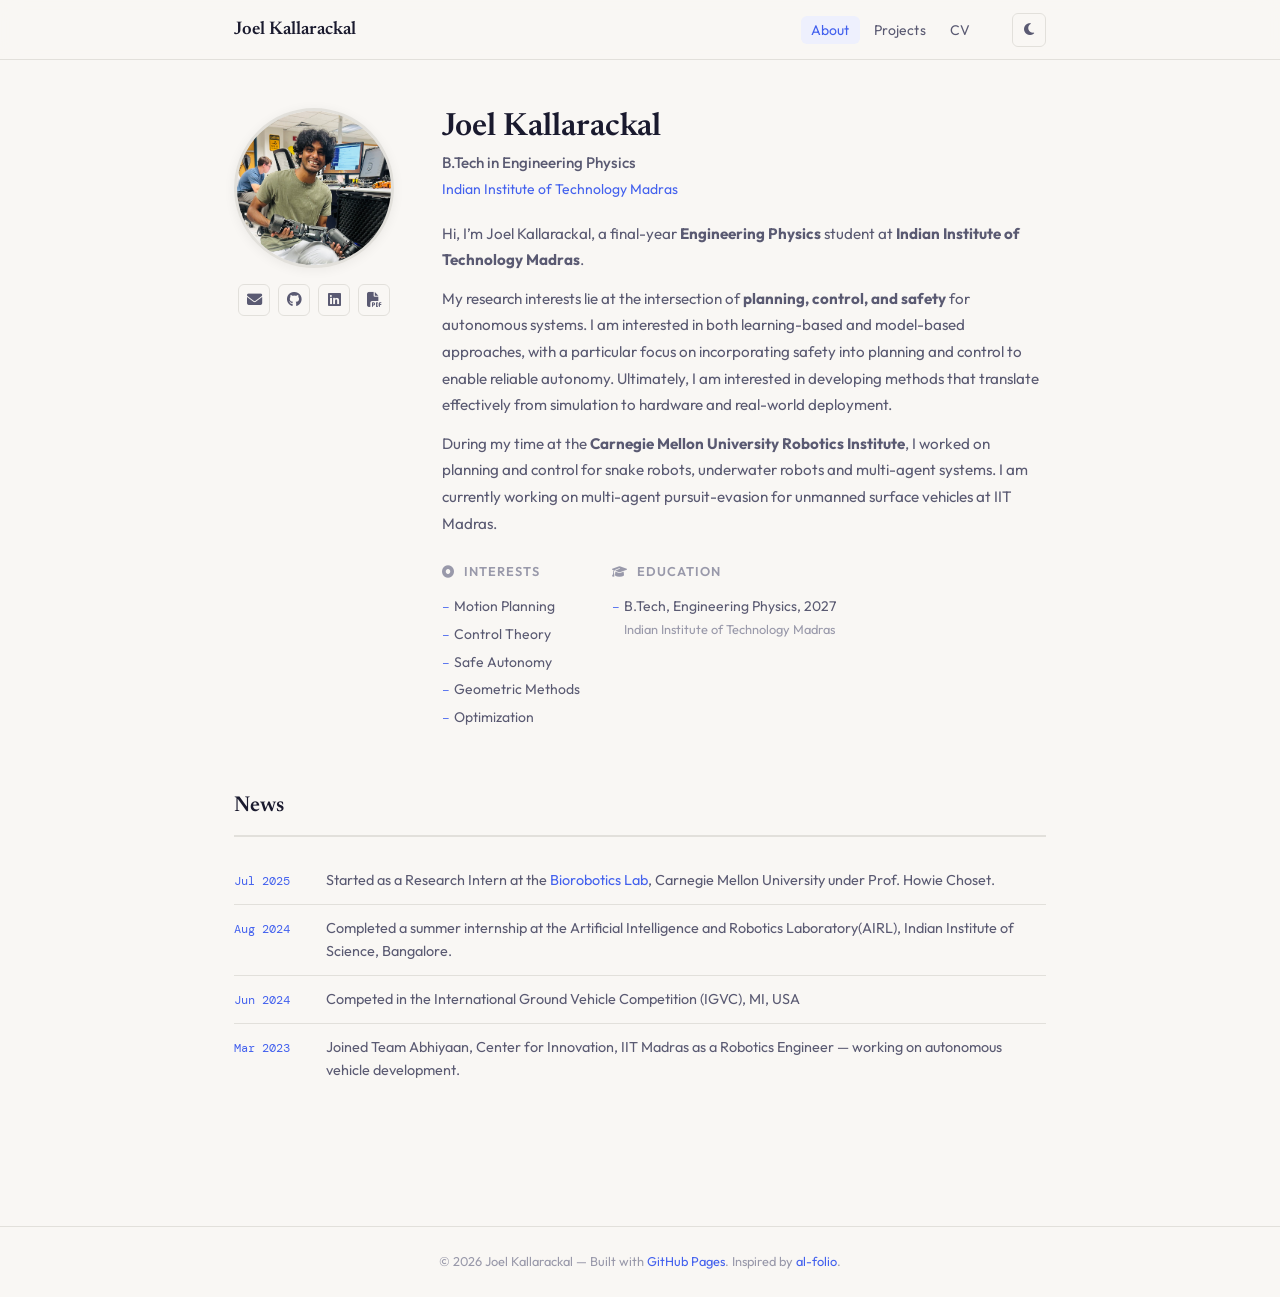
<file: index.html>
<!DOCTYPE html>
<html lang="en">
<head>
  <script>
    (function() {
      const theme = localStorage.getItem('theme') ||
        (window.matchMedia('(prefers-color-scheme: dark)').matches ? 'dark' : 'light');
      document.documentElement.setAttribute('data-theme', theme);
    })();
  </script>

  <meta charset="UTF-8" />
  <meta name="viewport" content="width=device-width, initial-scale=1.0" />
  <title>About | Joel Kallarackal</title>
  <link rel="stylesheet" href="assets/css/main.css" />
  <link rel="preconnect" href="https://fonts.googleapis.com" />
  <link href="https://fonts.googleapis.com/css2?family=Newsreader:ital,wght@0,300;0,400;0,600;1,300;1,400&family=DM+Mono:wght@300;400&family=Outfit:wght@300;400;500;600&display=swap" rel="stylesheet" />
  <link rel="stylesheet" href="https://cdnjs.cloudflare.com/ajax/libs/font-awesome/6.5.0/css/all.min.css" />
</head>
<body>

  <!-- NAV -->
  <nav class="navbar">
    <div class="nav-inner">
      <a class="nav-brand" href="index.html">Joel Kallarackal</a>
      <ul class="nav-links">
        <li><a href="index.html" class="active">About</a></li>
        <!-- <li><a href="publications.html">Publications</a></li> -->
        <li><a href="projects.html">Projects</a></li>
        <li><a href="assets/pdf/cv.pdf" target="_blank">CV</a></li>
        <!-- <li><a href="blog.html">Blog</a></li> -->
      </ul>
      <button class="theme-toggle" id="themeToggle" aria-label="Toggle theme">
        <i class="fa-solid fa-moon"></i>
      </button>
    </div>
  </nav>

  <!-- MAIN -->
  <main class="container page-about">

    <!-- PROFILE SECTION -->
    <section class="profile-section">
      <div class="profile-left">
        <div class="profile-img-wrap">
          <img src="assets/img/me6.jpeg" alt="Joel Kallarackal" class="profile-img" onerror="this.src='https://ui-avatars.com/api/?name=Jane+Doe&size=240&background=c9d6df&color=2c3e50&bold=true&font-size=0.35'" />
        </div>
        <div class="profile-social">
          <a href="mailto:jkallara@andrew.cmu.edu" title="Email"><i class="fa-solid fa-envelope"></i></a>
          <!-- <a href="https://scholar.google.com" title="Google Scholar" target="_blank"><i class="fa-brands fa-google-scholar"></i></a> -->
          <a href="https://github.com/joel-kallarackal" title="GitHub" target="_blank"><i class="fa-brands fa-github"></i></a>
          <a href="https://www.linkedin.com/in/joel-george-kallarackal/" title="LinkedIn" target="_blank"><i class="fa-brands fa-linkedin"></i></a>
          <a href="assets/pdf/cv.pdf" title="Download CV" target="_blank"><i class="fa-solid fa-file-pdf"></i></a>
        </div>
      </div>

      <div class="profile-right">
        <h1 class="profile-name">Joel Kallarackal</h1>
        <p class="profile-position">B.Tech in Engineering Physics</p>
        <p class="profile-affil">
          <!-- <a href="https://cs.university.edu" target="_blank">Robotics Institute</a><br /> -->
          <a href="https://university.edu" target="_blank">Indian Institute of Technology Madras</a>
        </p>

        <p class="profile-bio">
          Hi, I’m Joel Kallarackal, a final-year <b>Engineering Physics</b> student at <b>Indian Institute of Technology Madras</b>.
        </p>

        <p class="profile-bio">
          <!-- I am a final-year BTech student in Engineering Physics at Indian Institute of Technology Madras, with a strong interest in motion planning and control. I am particularly drawn to the mathematical foundations of robotics, especially geometric methods, optimization, and nonlinear systems theory. I am interested in safety-critical robotics and in understanding how principled theoretical ideas can enable robust deployment in real-world systems. I am also curious about how these foundations can be combined with data-driven methods. -->
          My research interests lie at the intersection of <b>planning, control, and safety</b> for autonomous systems. I am interested in both learning-based and model-based approaches, with a particular focus on incorporating safety into planning and control to enable reliable autonomy. Ultimately, I am interested in developing methods that translate effectively from simulation to hardware and real-world deployment.   
        </p>
        
        <p class="profile-bio">
          During my time at the <b>Carnegie Mellon University Robotics Institute</b>, I worked on planning and control for snake robots, underwater robots and multi-agent systems. I am currently working on multi-agent pursuit-evasion for unmanned surface vehicles at IIT Madras.
        </p>

        <!-- <p class="profile-bio">
          My work sits at the intersection of geometric mechanics, motion planning, and control. I am drawn to approaches that are mathematically principled — where structure in a problem is exploited to design algorithms that are not just empirically effective, but provably well-behaved. I care about the full arc from theory to hardware: rigorous foundations that hold up under real physics, not just clean simulations.       
        </p> -->
        <!-- <p class="profile-bio">
          I am particularly interested in safety-critical robotics and the integration of geometric and data-driven methods for planning and control in complex environments. I am looking to pursue a PhD in robotics where I can develop methods that are both theoretically grounded and practically deployed. 
        </p> -->

        <div class="profile-interests">
          <div class="interest-col">
            <h3><i class="fa-solid fa-circle-dot"></i> Interests</h3>
            <ul>
              <li>Motion Planning</li>
              <li>Control Theory</li>
              <li>Safe Autonomy</li>
              <li>Geometric Methods</li>
              <li>Optimization</li>
            </ul>
          </div>
          <div class="interest-col">
            <h3><i class="fa-solid fa-graduation-cap"></i> Education</h3>
            <ul class="edu-list">
              <li>
                <span class="edu-degree">B.Tech, Engineering Physics, 2027</span>
                <span class="edu-school">Indian Institute of Technology Madras</span>
              </li>
            </ul>
          </div>
        </div>
      </div>
    </section>

    <!-- NEWS -->
    <section class="content-section">
      <h2 class="section-title">News</h2>
      <div class="news-list">
        <div class="news-item">
          <span class="news-date">Jul 2025</span>
          <span class="news-text">Started as a Research Intern at the <a href="https://biorobotics.org/">Biorobotics Lab</a>, Carnegie Mellon University under Prof. Howie Choset.</span>
        </div>
        <div class="news-item">
          <span class="news-date">Aug 2024</span>
          <span class="news-text">Completed a summer internship at the Artificial Intelligence and Robotics Laboratory(AIRL), Indian Institute of Science, Bangalore.</span>
        </div>
        <div class="news-item">
          <span class="news-date">Jun 2024</span>
          <span class="news-text">Competed in the International Ground Vehicle Competition (IGVC), MI, USA</span>
        </div>
        <div class="news-item">
          <span class="news-date">Mar 2023</span>
          <span class="news-text"> Joined Team Abhiyaan, Center for Innovation, IIT Madras as a Robotics Engineer — working on autonomous vehicle development.</span>
        </div>
       </div>
    </section>

    <!-- SELECTED PUBLICATIONS -->
    <!-- <section class="content-section">
      <h2 class="section-title">Selected Publications</h2>
      <p class="section-sub">See <a href="publications.html">full publication list</a> or <a href="https://scholar.google.com" target="_blank">Google Scholar</a>.</p>

      <div class="pub-list">

      </div>
    </section> -->

  </main>

  <footer class="site-footer">
    <div class="footer-inner">
      <p>© 2026 Joel Kallarackal &mdash; Built with <a href="https://pages.github.com" target="_blank">GitHub Pages</a>. Inspired by <a href="https://github.com/alshedivat/al-folio" target="_blank">al-folio</a>.</p>
    </div>
  </footer>

  <script src="assets/js/main.js"></script>
</body>
</html>
</file>
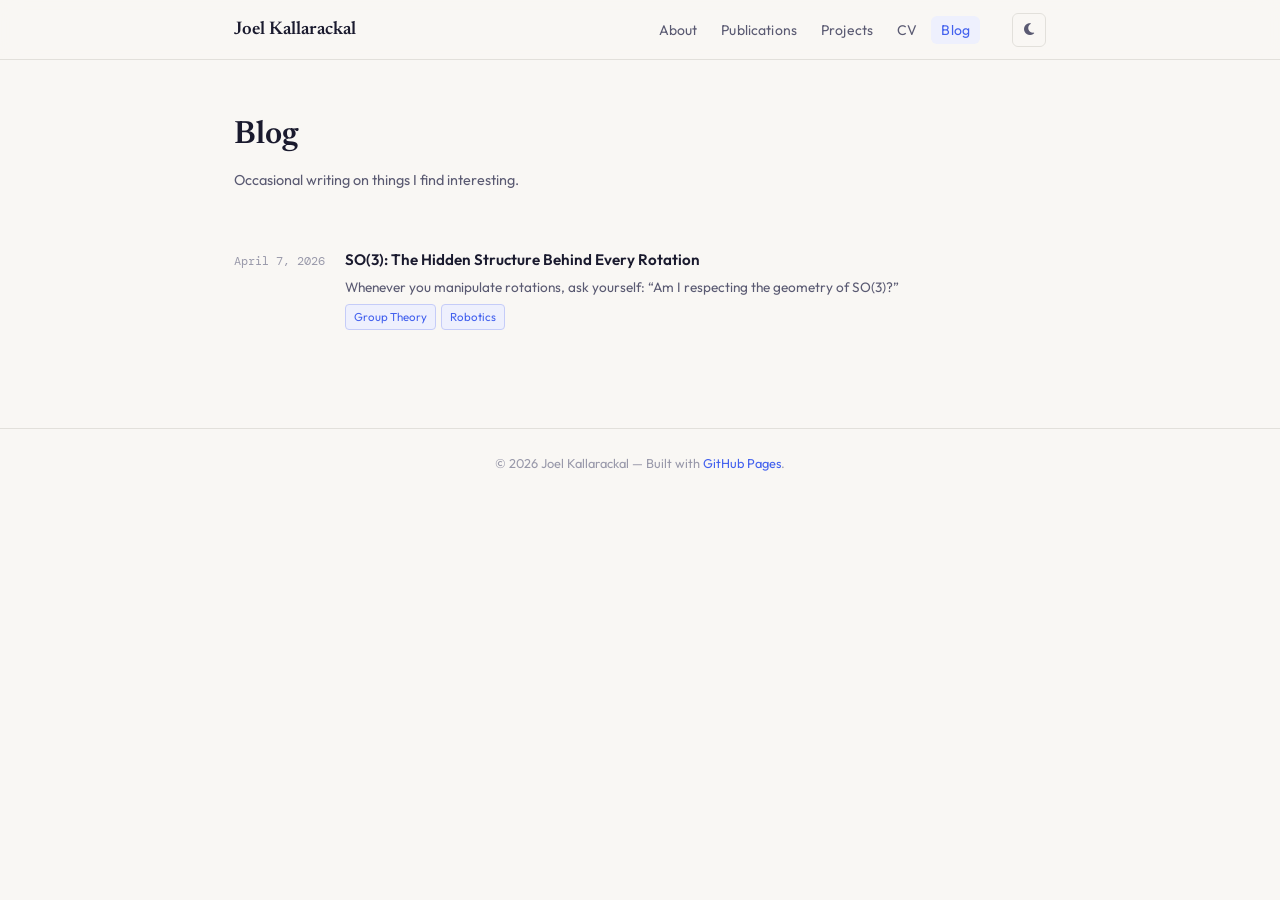
<file: blog.html>
<!DOCTYPE html>
<html lang="en">
<head>
  <script>
    (function() {
      const theme = localStorage.getItem('theme') ||
        (window.matchMedia('(prefers-color-scheme: dark)').matches ? 'dark' : 'light');
      document.documentElement.setAttribute('data-theme', theme);
    })();
  </script>


  <meta charset="UTF-8" />
  <meta name="viewport" content="width=device-width, initial-scale=1.0" />
  <title>Blog | Joel Kallarackal</title>
  <link rel="stylesheet" href="assets/css/main.css" />
  <link rel="preconnect" href="https://fonts.googleapis.com" />
  <link href="https://fonts.googleapis.com/css2?family=Newsreader:ital,wght@0,300;0,400;0,600;1,300;1,400&family=DM+Mono:wght@300;400&family=Outfit:wght@300;400;500;600&display=swap" rel="stylesheet" />
  <link rel="stylesheet" href="https://cdnjs.cloudflare.com/ajax/libs/font-awesome/6.5.0/css/all.min.css" />
</head>
<body>

  <nav class="navbar">
    <div class="nav-inner">
      <a class="nav-brand" href="index.html">Joel Kallarackal</a>
      <ul class="nav-links">
        <li><a href="index.html">About</a></li>
        <li><a href="publications.html">Publications</a></li>
        <li><a href="projects.html">Projects</a></li>
        <li><a href="assets/pdf/cv.pdf" target="_blank">CV</a></li>
        <li><a href="blog.html" class="active">Blog</a></li>
      </ul>
      <button class="theme-toggle" id="themeToggle" aria-label="Toggle theme">
        <i class="fa-solid fa-moon"></i>
      </button>
    </div>
  </nav>

  <main class="container">
    <div class="page-header">
      <h1>Blog</h1>
      <p>Occasional writing on things I find interesting.</p>
    </div>

    <div class="blog-list">

      <div class="blog-item">
        <div class="blog-date">April 7, 2026</div>
        <div class="blog-content">
          <p class="blog-title"><a href="blogs/so3.html">SO(3): The Hidden Structure Behind Every Rotation</a></p>
          <p class="blog-excerpt">Whenever you manipulate rotations, ask yourself: “Am I respecting the geometry of SO(3)?”</p>
          <div class="blog-tags">
            <span class="project-tag">Group Theory</span>
            <span class="project-tag">Robotics</span>
          </div>
        </div>
      </div>

    </div>
  </main>

  <footer class="site-footer">
    <div class="footer-inner">
      <p>© 2026 Joel Kallarackal &mdash; Built with <a href="https://pages.github.com" target="_blank">GitHub Pages</a>.</p>
    </div>
  </footer>

  <script src="assets/js/main.js"></script>
</body>
</html>
</file>
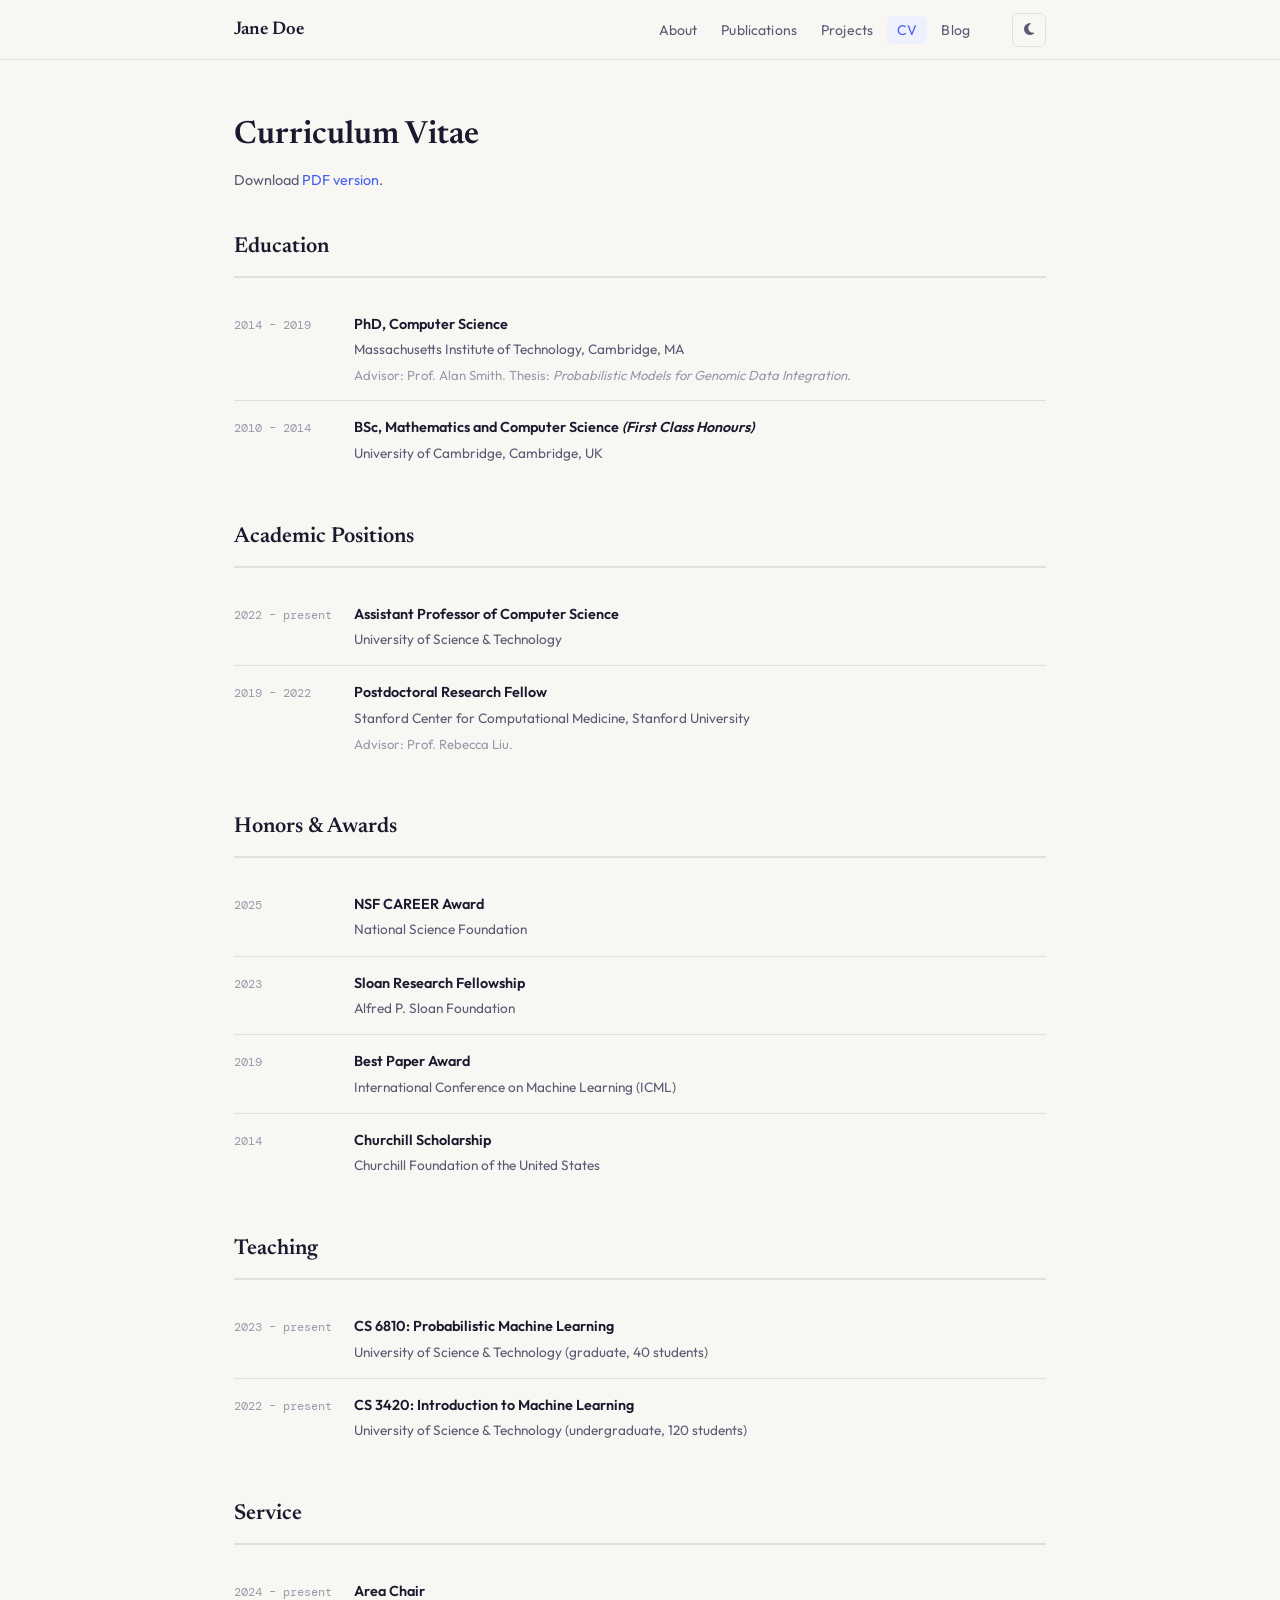
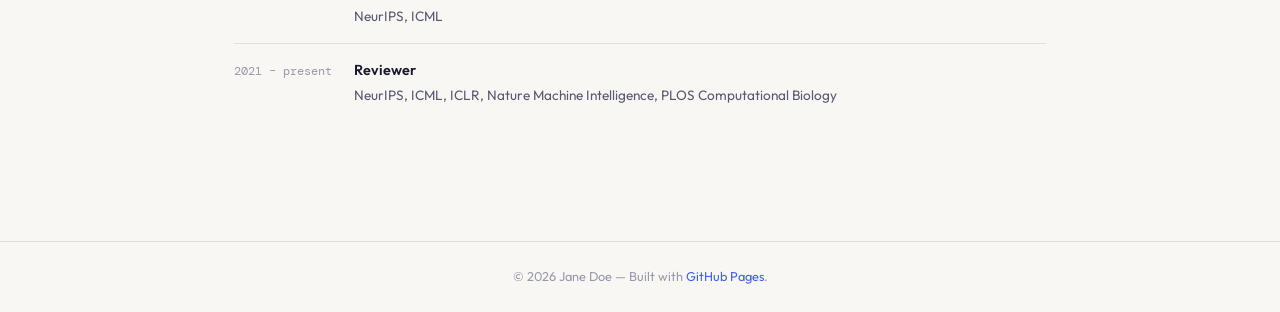
<file: cv.html>
<!DOCTYPE html>
<html lang="en">
<head>
  <script>
    (function() {
      const theme = localStorage.getItem('theme') ||
        (window.matchMedia('(prefers-color-scheme: dark)').matches ? 'dark' : 'light');
      document.documentElement.setAttribute('data-theme', theme);
    })();
  </script>

  <meta charset="UTF-8" />
  <meta name="viewport" content="width=device-width, initial-scale=1.0" />
  <title>CV | Joel Kallarackal</title>
  <link rel="stylesheet" href="assets/css/main.css" />
  <link rel="preconnect" href="https://fonts.googleapis.com" />
  <link href="https://fonts.googleapis.com/css2?family=Newsreader:ital,wght@0,300;0,400;0,600;1,300;1,400&family=DM+Mono:wght@300;400&family=Outfit:wght@300;400;500;600&display=swap" rel="stylesheet" />
  <link rel="stylesheet" href="https://cdnjs.cloudflare.com/ajax/libs/font-awesome/6.5.0/css/all.min.css" />
</head>
<body>

  <nav class="navbar">
    <div class="nav-inner">
      <a class="nav-brand" href="index.html">Jane Doe</a>
      <ul class="nav-links">
        <li><a href="index.html">About</a></li>
        <li><a href="publications.html">Publications</a></li>
        <li><a href="projects.html">Projects</a></li>
        <li><a href="cv.html" class="active">CV</a></li>
        <li><a href="blog.html">Blog</a></li>
      </ul>
      <button class="theme-toggle" id="themeToggle" aria-label="Toggle theme">
        <i class="fa-solid fa-moon"></i>
      </button>
    </div>
  </nav>

  <main class="container">
    <div class="page-header">
      <h1>Curriculum Vitae</h1>
      <p>Download <a href="assets/pdf/cv.pdf" target="_blank">PDF version</a>.</p>
    </div>

    <!-- Education -->
    <div class="cv-section content-section">
      <h2 class="section-title">Education</h2>
      <div class="cv-row">
        <div class="cv-period">2014 – 2019</div>
        <div class="cv-body">
          <p class="cv-title">PhD, Computer Science</p>
          <p class="cv-place">Massachusetts Institute of Technology, Cambridge, MA</p>
          <p class="cv-desc">Advisor: Prof. Alan Smith. Thesis: <em>Probabilistic Models for Genomic Data Integration</em>.</p>
        </div>
      </div>
      <div class="cv-row">
        <div class="cv-period">2010 – 2014</div>
        <div class="cv-body">
          <p class="cv-title">BSc, Mathematics and Computer Science <em>(First Class Honours)</em></p>
          <p class="cv-place">University of Cambridge, Cambridge, UK</p>
        </div>
      </div>
    </div>

    <!-- Positions -->
    <div class="cv-section content-section">
      <h2 class="section-title">Academic Positions</h2>
      <div class="cv-row">
        <div class="cv-period">2022 – present</div>
        <div class="cv-body">
          <p class="cv-title">Assistant Professor of Computer Science</p>
          <p class="cv-place">University of Science &amp; Technology</p>
        </div>
      </div>
      <div class="cv-row">
        <div class="cv-period">2019 – 2022</div>
        <div class="cv-body">
          <p class="cv-title">Postdoctoral Research Fellow</p>
          <p class="cv-place">Stanford Center for Computational Medicine, Stanford University</p>
          <p class="cv-desc">Advisor: Prof. Rebecca Liu.</p>
        </div>
      </div>
    </div>

    <!-- Awards -->
    <div class="cv-section content-section">
      <h2 class="section-title">Honors &amp; Awards</h2>
      <div class="cv-row">
        <div class="cv-period">2025</div>
        <div class="cv-body">
          <p class="cv-title">NSF CAREER Award</p>
          <p class="cv-place">National Science Foundation</p>
        </div>
      </div>
      <div class="cv-row">
        <div class="cv-period">2023</div>
        <div class="cv-body">
          <p class="cv-title">Sloan Research Fellowship</p>
          <p class="cv-place">Alfred P. Sloan Foundation</p>
        </div>
      </div>
      <div class="cv-row">
        <div class="cv-period">2019</div>
        <div class="cv-body">
          <p class="cv-title">Best Paper Award</p>
          <p class="cv-place">International Conference on Machine Learning (ICML)</p>
        </div>
      </div>
      <div class="cv-row">
        <div class="cv-period">2014</div>
        <div class="cv-body">
          <p class="cv-title">Churchill Scholarship</p>
          <p class="cv-place">Churchill Foundation of the United States</p>
        </div>
      </div>
    </div>

    <!-- Teaching -->
    <div class="cv-section content-section">
      <h2 class="section-title">Teaching</h2>
      <div class="cv-row">
        <div class="cv-period">2023 – present</div>
        <div class="cv-body">
          <p class="cv-title">CS 6810: Probabilistic Machine Learning</p>
          <p class="cv-place">University of Science &amp; Technology (graduate, 40 students)</p>
        </div>
      </div>
      <div class="cv-row">
        <div class="cv-period">2022 – present</div>
        <div class="cv-body">
          <p class="cv-title">CS 3420: Introduction to Machine Learning</p>
          <p class="cv-place">University of Science &amp; Technology (undergraduate, 120 students)</p>
        </div>
      </div>
    </div>

    <!-- Service -->
    <div class="cv-section content-section">
      <h2 class="section-title">Service</h2>
      <div class="cv-row">
        <div class="cv-period">2024 – present</div>
        <div class="cv-body">
          <p class="cv-title">Area Chair</p>
          <p class="cv-place">NeurIPS, ICML</p>
        </div>
      </div>
      <div class="cv-row">
        <div class="cv-period">2021 – present</div>
        <div class="cv-body">
          <p class="cv-title">Reviewer</p>
          <p class="cv-place">NeurIPS, ICML, ICLR, Nature Machine Intelligence, PLOS Computational Biology</p>
        </div>
      </div>
    </div>

  </main>

  <footer class="site-footer">
    <div class="footer-inner">
      <p>© 2026 Jane Doe &mdash; Built with <a href="https://pages.github.com" target="_blank">GitHub Pages</a>.</p>
    </div>
  </footer>

  <script src="assets/js/main.js"></script>
</body>
</html>
</file>
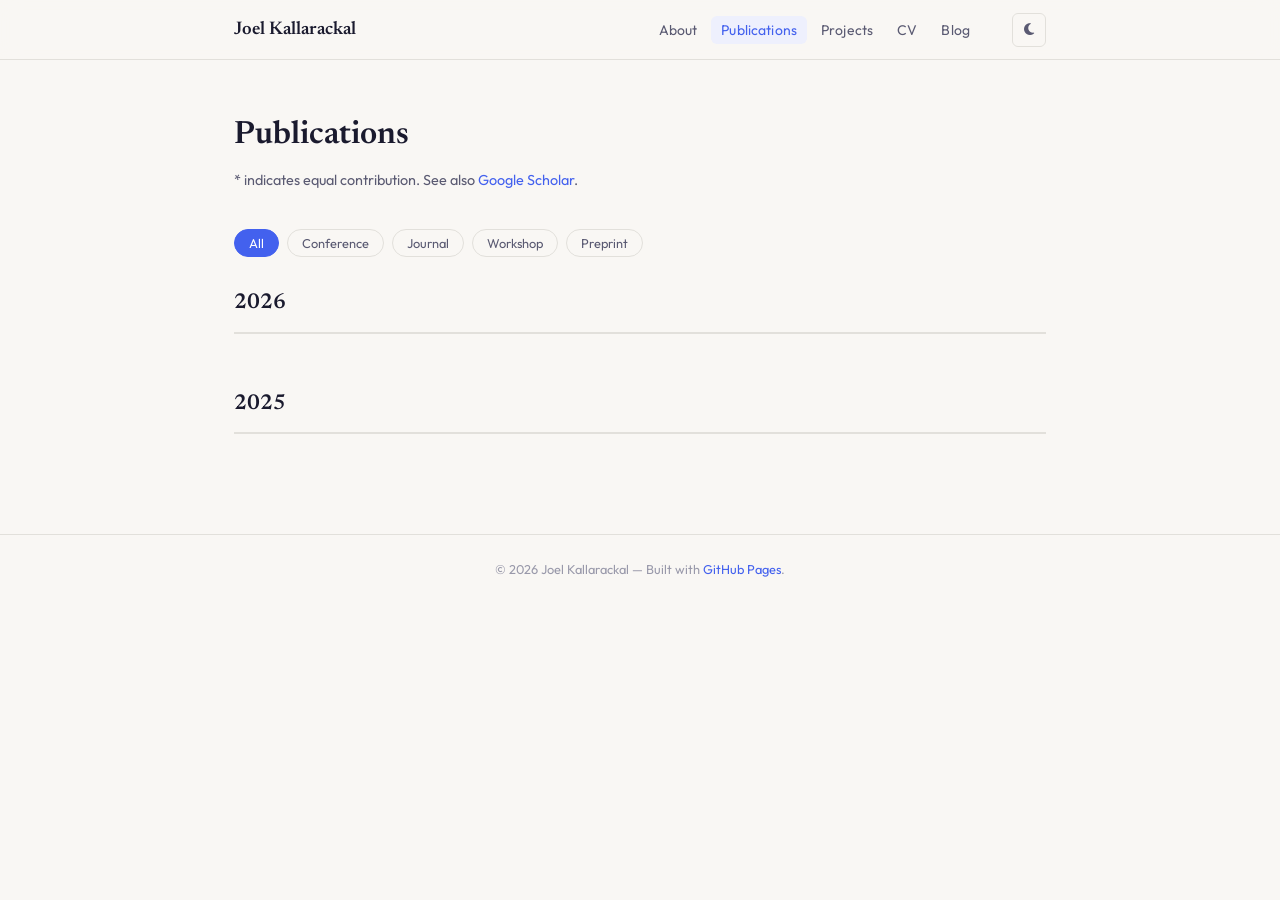
<file: publications.html>
<!DOCTYPE html>
<html lang="en">
<head>
  <script>
    (function() {
      const theme = localStorage.getItem('theme') ||
        (window.matchMedia('(prefers-color-scheme: dark)').matches ? 'dark' : 'light');
      document.documentElement.setAttribute('data-theme', theme);
    })();
  </script>

  <meta charset="UTF-8" />
  <meta name="viewport" content="width=device-width, initial-scale=1.0" />
  <title>Publications | Joel Kallarackal</title>
  <link rel="stylesheet" href="assets/css/main.css" />
  <link rel="preconnect" href="https://fonts.googleapis.com" />
  <link href="https://fonts.googleapis.com/css2?family=Newsreader:ital,wght@0,300;0,400;0,600;1,300;1,400&family=DM+Mono:wght@300;400&family=Outfit:wght@300;400;500;600&display=swap" rel="stylesheet" />
  <link rel="stylesheet" href="https://cdnjs.cloudflare.com/ajax/libs/font-awesome/6.5.0/css/all.min.css" />
</head>
<body>

  <nav class="navbar">
    <div class="nav-inner">
      <a class="nav-brand" href="index.html">Joel Kallarackal</a>
      <ul class="nav-links">
        <li><a href="index.html">About</a></li>
        <li><a href="publications.html" class="active">Publications</a></li>
        <li><a href="projects.html">Projects</a></li>
        <li><a href="assets/pdf/cv.pdf" target="_blank">CV</a></li>
        <li><a href="blog.html">Blog</a></li>
      </ul>
      <button class="theme-toggle" id="themeToggle" aria-label="Toggle theme">
        <i class="fa-solid fa-moon"></i>
      </button>
    </div>
  </nav>

  <main class="container">
    <div class="page-header">
      <h1>Publications</h1>
      <p>* indicates equal contribution. See also <a href="https://scholar.google.com" target="_blank">Google Scholar</a>.</p>
    </div>

    <!-- Filter Bar -->
    <div class="pub-filter-bar">
      <button class="filter-btn active" data-filter="all">All</button>
      <button class="filter-btn" data-filter="conference">Conference</button>
      <button class="filter-btn" data-filter="journal">Journal</button>
      <button class="filter-btn" data-filter="workshop">Workshop</button>
      <button class="filter-btn" data-filter="preprint">Preprint</button>
    </div>

    <!-- 2026 -->
    <div class="section-year">
      <h2 class="section-title">2026</h2>
      <div class="pub-list">
        
      </div>
    </div>

    <!-- 2025 -->
    <div class="section-year" style="margin-top: 32px;">
      <h2 class="section-title">2025</h2>
      <div class="pub-list">
        
    
      </div>
    </div>

  </main>

  <footer class="site-footer">
    <div class="footer-inner">
      <p>© 2026 Joel Kallarackal &mdash; Built with <a href="https://pages.github.com" target="_blank">GitHub Pages</a>.</p>
    </div>
  </footer>

  <script src="assets/js/main.js"></script>
</body>
</html>
</file>
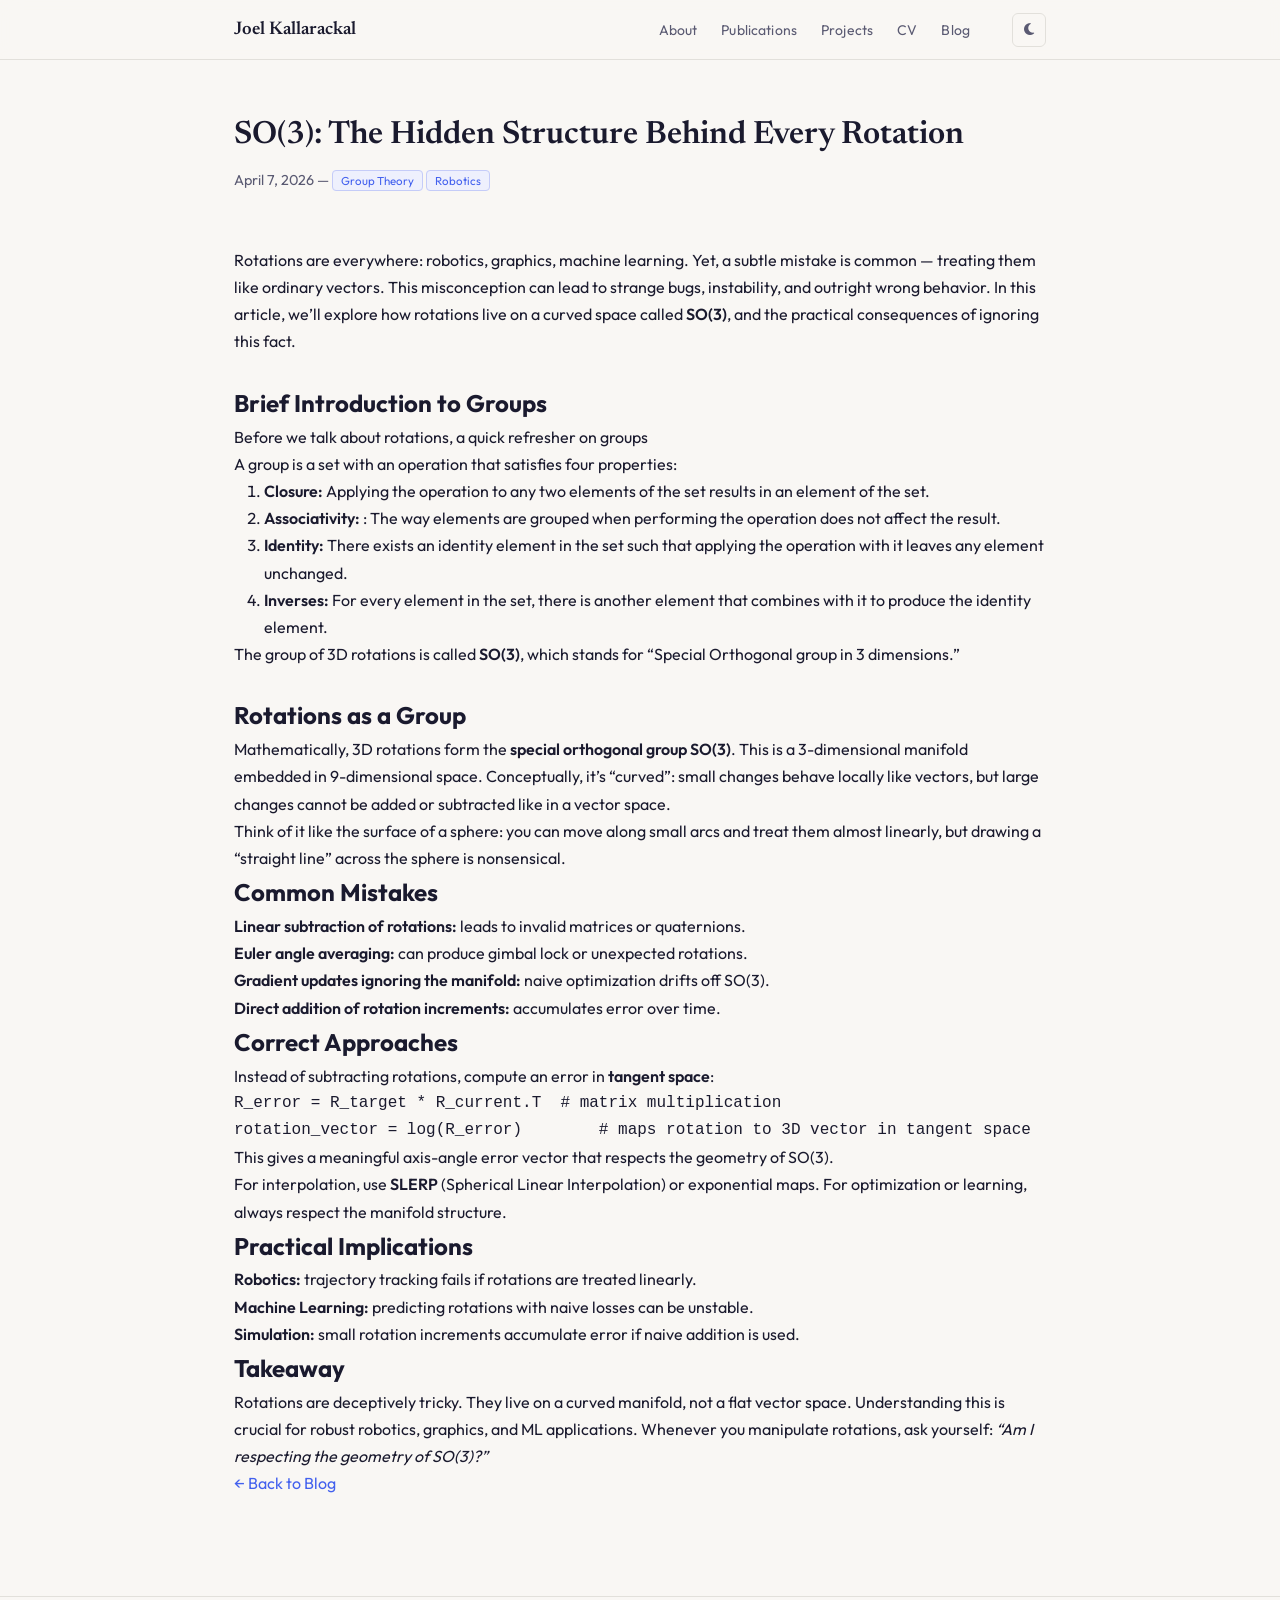
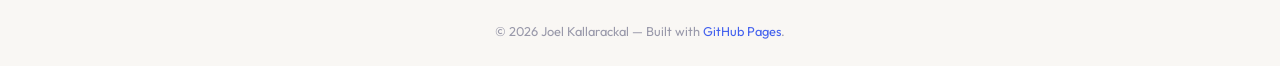
<file: blogs/so3.html>
<!DOCTYPE html>
<html lang="en">
<head>
  <script>
    (function() {
      const theme = localStorage.getItem('theme') ||
        (window.matchMedia('(prefers-color-scheme: dark)').matches ? 'dark' : 'light');
      document.documentElement.setAttribute('data-theme', theme);
    })();
  </script>

  <meta charset="UTF-8" />
  <meta name="viewport" content="width=device-width, initial-scale=1.0" />
  <title>SO(3): The Hidden Structure Behind Every Rotation | Joel Kallarackal</title>

  <link rel="stylesheet" href="../assets/css/main.css" />
  <link rel="preconnect" href="https://fonts.googleapis.com" />
  <link href="https://fonts.googleapis.com/css2?family=Newsreader:ital,wght@0,300;0,400;0,600;1,300;1,400&family=DM+Mono:wght@300;400&family=Outfit:wght@300;400;500;600&display=swap" rel="stylesheet" />
  <link rel="stylesheet" href="https://cdnjs.cloudflare.com/ajax/libs/font-awesome/6.5.0/css/all.min.css" />
</head>
<body>

  <!-- Navbar -->
  <nav class="navbar">
    <div class="nav-inner">
      <a class="nav-brand" href="../index.html">Joel Kallarackal</a>
      <ul class="nav-links">
        <li><a href="../index.html">About</a></li>
        <li><a href="../publications.html">Publications</a></li>
        <li><a href="../projects.html">Projects</a></li>
        <li><a href="../assets/pdf/cv.pdf" target="_blank">CV</a></li>
        <li><a href="../blog.html" class="active">Blog</a></li>
      </ul>
      <button class="theme-toggle" id="themeToggle" aria-label="Toggle theme">
        <i class="fa-solid fa-moon"></i>
      </button>
    </div>
  </nav>

  <main class="container">

    <!-- Page header -->
    <div class="page-header">
      <h1>SO(3): The Hidden Structure Behind Every Rotation</h1>
      <p>April 7, 2026 &mdash; <span class="project-tag">Group Theory</span> <span class="project-tag">Robotics</span></p>
    </div>

    <!-- Blog content -->
    <div class="blog-list">
      <div class="blog-item">
        <div class="blog-content">

          <p>Rotations are everywhere: robotics, graphics, machine learning. Yet, a subtle mistake is common — treating them like ordinary vectors. This misconception can lead to strange bugs, instability, and outright wrong behavior. In this article, we’ll explore how rotations live on a curved space called <strong>SO(3)</strong>, and the practical consequences of ignoring this fact.</p>
          <br />
          <h2>Brief Introduction to Groups</h2>
          <p>Before we talk about rotations, a quick refresher on groups</p>
          <p>A group is a set with an operation that satisfies four properties:</p>
          <ol>
            <li style="margin-left: 30px;"><strong>Closure:</strong> Applying the operation to any two elements of the set results in an element of the set.</li>
            <li style="margin-left: 30px;"><strong>Associativity:</strong> : The way elements are grouped when performing the operation does not affect the result.</li>
            <li style="margin-left: 30px;"><strong>Identity:</strong> There exists an identity element in the set such that applying the operation with it leaves any element unchanged.</li>
            <li style="margin-left: 30px;"><strong>Inverses:</strong> For every element in the set, there is another element that combines with it to produce the identity element.</li>
          </ol>
            <p>The group of 3D rotations is called <strong>SO(3)</strong>, which stands for “Special Orthogonal group in 3 dimensions.”</p>
          
          <br />
          <h2>Rotations as a Group</h2>
          <p>Mathematically, 3D rotations form the <strong>special orthogonal group SO(3)</strong>. This is a 3-dimensional manifold embedded in 9-dimensional space. Conceptually, it’s “curved”: small changes behave locally like vectors, but large changes cannot be added or subtracted like in a vector space.</p>
          <p>Think of it like the surface of a sphere: you can move along small arcs and treat them almost linearly, but drawing a “straight line” across the sphere is nonsensical.</p>

          <h2>Common Mistakes</h2>
          <ul>
            <li><strong>Linear subtraction of rotations:</strong> leads to invalid matrices or quaternions.</li>
            <li><strong>Euler angle averaging:</strong> can produce gimbal lock or unexpected rotations.</li>
            <li><strong>Gradient updates ignoring the manifold:</strong> naive optimization drifts off SO(3).</li>
            <li><strong>Direct addition of rotation increments:</strong> accumulates error over time.</li>
          </ul>

          <h2>Correct Approaches</h2>
          <p>Instead of subtracting rotations, compute an error in <strong>tangent space</strong>:</p>
          <pre><code>R_error = R_target * R_current.T  # matrix multiplication
rotation_vector = log(R_error)        # maps rotation to 3D vector in tangent space</code></pre>
          <p>This gives a meaningful axis-angle error vector that respects the geometry of SO(3).</p>

          <p>For interpolation, use <strong>SLERP</strong> (Spherical Linear Interpolation) or exponential maps. For optimization or learning, always respect the manifold structure.</p>

          <h2>Practical Implications</h2>
          <ul>
            <li><strong>Robotics:</strong> trajectory tracking fails if rotations are treated linearly.</li>
            <li><strong>Machine Learning:</strong> predicting rotations with naive losses can be unstable.</li>
            <li><strong>Simulation:</strong> small rotation increments accumulate error if naive addition is used.</li>
          </ul>

          <h2>Takeaway</h2>
          <p>Rotations are deceptively tricky. They live on a curved manifold, not a flat vector space. Understanding this is crucial for robust robotics, graphics, and ML applications. Whenever you manipulate rotations, ask yourself: <em>“Am I respecting the geometry of SO(3)?”</em></p>

          <p><a href="../blog.html" class="back-link">&larr; Back to Blog</a></p>
        </div>
      </div>
    </div>

  </main>

  <footer class="site-footer">
    <div class="footer-inner">
      <p>© 2026 Joel Kallarackal &mdash; Built with <a href="https://pages.github.com" target="_blank">GitHub Pages</a>.</p>
    </div>
  </footer>

  <script src="../assets/js/main.js"></script>
</body>
</html>
</file>
<file: assets/css/main.css>
/* ============================================================
   AL-FOLIO INSPIRED THEME
   Clean academic portfolio CSS
   ============================================================ */

/* --- CSS VARIABLES (Light Mode) --- */
:root {
  --bg:           #f9f7f4;
  --bg-card:      #ffffff;
  --bg-nav:       rgba(249, 247, 244, 0.92);
  --text:         #1a1a2e;
  --text-muted:   #5a5a72;
  --text-faint:   #9999aa;
  --accent:       #4361ee;
  --accent-light: #eef0fd;
  --border:       #e2e0db;
  --tag-bg:       #eef0fd;
  --tag-text:     #4361ee;
  --tag-border:   #c5ccf8;
  --shadow:       0 2px 12px rgba(0,0,0,0.06);
  --radius:       8px;
  --nav-h:        60px;
  --font-body:    'Outfit', sans-serif;
  --font-serif:   'Newsreader', Georgia, serif;
  --font-mono:    'DM Mono', monospace;
  --max-w:        860px;
  --transition:   0.2s ease;
}

/* --- DARK MODE --- */
[data-theme="dark"] {
  --bg:           #0f1117;
  --bg-card:      #181c24;
  --bg-nav:       rgba(15, 17, 23, 0.94);
  --text:         #e8e6f0;
  --text-muted:   #9b99b0;
  --text-faint:   #55536a;
  --accent:       #6c8aff;
  --accent-light: #1c2040;
  --border:       #2a2d3a;
  --tag-bg:       #1c2040;
  --tag-text:     #8aa3ff;
  --tag-border:   #2e3560;
  --shadow:       0 2px 16px rgba(0,0,0,0.25);
}

/* --- RESET & BASE --- */
*, *::before, *::after { box-sizing: border-box; margin: 0; padding: 0; }

html {
  scroll-behavior: smooth;
  font-size: 16px;
}

body {
  font-family: var(--font-body);
  background: var(--bg);
  color: var(--text);
  line-height: 1.7;
  transition: background var(--transition), color var(--transition);
  -webkit-font-smoothing: antialiased;
}

a {
  color: var(--accent);
  text-decoration: none;
  transition: opacity var(--transition);
}
a:hover { opacity: 0.75; }

strong { font-weight: 600; }

ul { list-style: none; }

img { max-width: 100%; display: block; }

/* --- NAVBAR --- */
.navbar {
  position: sticky;
  top: 0;
  z-index: 100;
  height: var(--nav-h);
  background: var(--bg-nav);
  border-bottom: 1px solid var(--border);
  backdrop-filter: blur(10px);
  -webkit-backdrop-filter: blur(10px);
  transition: background var(--transition);
}

.nav-inner {
  max-width: var(--max-w);
  margin: 0 auto;
  padding: 0 24px;
  height: 100%;
  display: flex;
  align-items: center;
  gap: 32px;
}

.nav-brand {
  font-family: var(--font-serif);
  font-size: 1.15rem;
  font-weight: 600;
  color: var(--text);
  white-space: nowrap;
  margin-right: auto;
}
.nav-brand:hover { opacity: 0.75; }

.nav-links {
  display: flex;
  gap: 4px;
  align-items: center;
}

.nav-links a {
  color: var(--text-muted);
  font-size: 0.875rem;
  font-weight: 400;
  padding: 5px 10px;
  border-radius: 6px;
  transition: background var(--transition), color var(--transition);
  letter-spacing: 0.01em;
}
.nav-links a:hover,
.nav-links a.active {
  background: var(--accent-light);
  color: var(--accent);
  opacity: 1;
}

.theme-toggle {
  background: none;
  border: 1px solid var(--border);
  border-radius: 6px;
  width: 34px;
  height: 34px;
  cursor: pointer;
  color: var(--text-muted);
  font-size: 0.85rem;
  display: flex;
  align-items: center;
  justify-content: center;
  transition: border-color var(--transition), background var(--transition), color var(--transition);
  flex-shrink: 0;
}
.theme-toggle:hover {
  background: var(--accent-light);
  color: var(--accent);
  border-color: var(--accent);
}

/* --- CONTAINER --- */
.container {
  max-width: var(--max-w);
  margin: 0 auto;
  padding: 48px 24px 80px;
}

/* --- PROFILE SECTION --- */
.profile-section {
  display: flex;
  gap: 48px;
  margin-bottom: 56px;
}

.profile-left {
  flex-shrink: 0;
  display: flex;
  flex-direction: column;
  align-items: center;
  gap: 16px;
}

.profile-img-wrap {
  width: 160px;
  height: 160px;
  border-radius: 50%;
  overflow: hidden;
  border: 3px solid var(--border);
  box-shadow: var(--shadow);
}

.profile-img {
  width: 100%;
  height: 100%;
  object-fit: cover;
}

.profile-social {
  display: flex;
  flex-wrap: wrap;
  justify-content: center;
  gap: 8px;
}

.profile-social a {
  width: 32px;
  height: 32px;
  border-radius: 6px;
  display: flex;
  align-items: center;
  justify-content: center;
  font-size: 0.95rem;
  color: var(--text-muted);
  border: 1px solid var(--border);
  transition: all var(--transition);
}
.profile-social a:hover {
  color: var(--accent);
  border-color: var(--accent);
  background: var(--accent-light);
  opacity: 1;
}

.profile-right {
  flex: 1;
  min-width: 0;
}

.profile-name {
  font-family: var(--font-serif);
  font-size: 2rem;
  font-weight: 600;
  color: var(--text);
  line-height: 1.2;
  margin-bottom: 4px;
}

.profile-position {
  font-size: 0.95rem;
  font-weight: 500;
  color: var(--text-muted);
  margin-bottom: 2px;
}

.profile-affil {
  font-size: 0.875rem;
  color: var(--text-faint);
  margin-bottom: 20px;
  line-height: 1.6;
}
.profile-affil a { color: var(--accent); }

.profile-bio {
  font-size: 0.95rem;
  color: var(--text-muted);
  margin-bottom: 12px;
  line-height: 1.75;
}
.profile-bio strong { color: var(--text); }
.profile-bio a { color: var(--accent); }

.profile-interests {
  display: flex;
  gap: 32px;
  margin-top: 24px;
}

.interest-col h3 {
  font-size: 0.8rem;
  font-weight: 600;
  text-transform: uppercase;
  letter-spacing: 0.08em;
  color: var(--text-faint);
  margin-bottom: 10px;
}
.interest-col h3 i { margin-right: 5px; font-size: 0.75rem; }

.interest-col ul li {
  font-size: 0.875rem;
  color: var(--text-muted);
  padding: 2px 0;
  padding-left: 12px;
  position: relative;
}
.interest-col ul li::before {
  content: '–';
  position: absolute;
  left: 0;
  color: var(--accent);
  font-weight: 300;
}

.edu-list li {
  padding: 4px 0 4px 12px;
}

.edu-degree {
  display: block;
  font-size: 0.875rem;
  color: var(--text-muted);
}

.edu-school {
  display: block;
  font-size: 0.8rem;
  color: var(--text-faint);
}

/* --- SECTIONS --- */
.content-section {
  margin-bottom: 52px;
}

.section-title {
  font-family: var(--font-serif);
  font-size: 1.35rem;
  font-weight: 600;
  color: var(--text);
  border-bottom: 2px solid var(--border);
  padding-bottom: 10px;
  margin-bottom: 20px;
}

.section-sub {
  font-size: 0.875rem;
  color: var(--text-faint);
  margin-bottom: 20px;
}
.section-sub a { color: var(--accent); }

/* --- NEWS --- */
.news-list {
  display: flex;
  flex-direction: column;
  gap: 0;
}

.news-item {
  display: flex;
  gap: 20px;
  padding: 12px 0;
  border-bottom: 1px solid var(--border);
  font-size: 0.9rem;
  align-items: baseline;
}
.news-item:last-child { border-bottom: none; }

.news-date {
  font-family: var(--font-mono);
  font-size: 0.78rem;
  color: var(--accent);
  white-space: nowrap;
  min-width: 72px;
}

.news-text {
  color: var(--text-muted);
  line-height: 1.6;
}
.news-text a { color: var(--accent); }
.news-text strong { color: var(--text); }

/* --- PUBLICATIONS --- */
.pub-list {
  display: flex;
  flex-direction: column;
  gap: 0;
}

.pub-item {
  display: flex;
  gap: 20px;
  padding: 18px 0;
  border-bottom: 1px solid var(--border);
}
.pub-item:last-child { border-bottom: none; }

.pub-year {
  font-family: var(--font-mono);
  font-size: 0.78rem;
  color: var(--text-faint);
  min-width: 42px;
  padding-top: 3px;
}

.pub-body { flex: 1; }

.pub-title {
  font-size: 0.95rem;
  font-weight: 600;
  color: var(--text);
  margin-bottom: 3px;
  line-height: 1.5;
}

.pub-authors {
  font-size: 0.85rem;
  color: var(--text-muted);
  margin-bottom: 2px;
}

.pub-venue {
  font-size: 0.82rem;
  color: var(--text-faint);
  margin-bottom: 8px;
}

.pub-links {
  display: flex;
  flex-wrap: wrap;
  gap: 6px;
}

.pub-tag {
  font-size: 0.75rem;
  font-weight: 500;
  padding: 2px 8px;
  border-radius: 4px;
  background: var(--tag-bg);
  color: var(--tag-text);
  border: 1px solid var(--tag-border);
  cursor: pointer;
  transition: all var(--transition);
}
.pub-tag:hover {
  background: var(--accent);
  color: #fff;
  border-color: var(--accent);
  opacity: 1;
}

.pub-abstract {
  margin-top: 10px;
  font-size: 0.85rem;
  color: var(--text-muted);
  line-height: 1.7;
  padding: 10px 14px;
  background: var(--accent-light);
  border-left: 3px solid var(--accent);
  border-radius: 0 var(--radius) var(--radius) 0;
}
.pub-abstract.hidden { display: none; }

/* --- FOOTER --- */
.site-footer {
  border-top: 1px solid var(--border);
  padding: 24px;
}
.footer-inner {
  max-width: var(--max-w);
  margin: 0 auto;
  font-size: 0.8rem;
  color: var(--text-faint);
  text-align: center;
}
.footer-inner a { color: var(--accent); }

/* ============================================================
   PUBLICATIONS PAGE
   ============================================================ */
.pub-filter-bar {
  display: flex;
  gap: 8px;
  flex-wrap: wrap;
  margin-bottom: 28px;
}

.filter-btn {
  font-size: 0.8rem;
  padding: 5px 14px;
  border-radius: 20px;
  border: 1px solid var(--border);
  background: transparent;
  color: var(--text-muted);
  cursor: pointer;
  font-family: var(--font-body);
  transition: all var(--transition);
}
.filter-btn:hover,
.filter-btn.active {
  background: var(--accent);
  color: #fff;
  border-color: var(--accent);
}

/* ============================================================
   PROJECTS PAGE
   ============================================================ */
.projects-grid {
  display: grid;
  grid-template-columns: repeat(2, 1fr);
  gap: 20px;
}

.project-card {
  background: var(--bg-card);
  border: 1px solid var(--border);
  border-radius: var(--radius);
  overflow: hidden;
  box-shadow: var(--shadow);
  transition: transform var(--transition), box-shadow var(--transition);
}
.project-card:hover {
  transform: translateY(-3px);
  box-shadow: 0 8px 28px rgba(0,0,0,0.1);
}

.project-card {
  display: flex;
  flex-direction: column;
  background: var(--bg-card);
  border: 1px solid var(--border);
  border-radius: var(--radius);
  overflow: hidden;
  box-shadow: var(--shadow);
}

.project-img {
  width: 100%;
  height: 220px;
  overflow: hidden;
  flex-shrink: 0;
}

.project-img img {
  width: 100%;
  height: 100%;
  object-fit: cover;   /* IMPORTANT: apply here */
  display: block;
}

.project-media {
  width: 100%;
  height: 220px;
  overflow: hidden;
}

.project-media video {
  width: 100%;
  height: 100%;
  object-fit: cover;
  display: block;
}

.project-body {
  padding: 18px 20px;
  background: var(--bg-card);
}

.project-title {
  font-size: 0.95rem;
  font-weight: 600;
  color: var(--text);
  margin-bottom: 10px;
  line-height: 1.4;
}

.project-img-placeholder {
  height: 160px;
  background: linear-gradient(135deg, var(--accent-light), var(--bg));
  display: flex;
  align-items: center;
  justify-content: center;
  font-size: 2.5rem;
}

.project-body {
  padding: 18px 20px;
}

.project-title {
  font-size: 0.95rem;
  font-weight: 600;
  color: var(--text);
  margin-bottom: 6px;
}

.project-desc {
  font-size: 0.85rem;
  color: var(--text-muted);
  margin-bottom: 12px;
  line-height: 1.6;
}

.project-tags {
  display: flex;
  flex-wrap: wrap;
  gap: 5px;
}

.project-tag {
  font-size: 0.72rem;
  padding: 2px 8px;
  border-radius: 4px;
  background: var(--tag-bg);
  color: var(--tag-text);
  border: 1px solid var(--tag-border);
}

/* ============================================================
   CV PAGE
   ============================================================ */
.cv-section { margin-bottom: 40px; }

.cv-row {
  display: flex;
  gap: 20px;
  padding: 14px 0;
  border-bottom: 1px solid var(--border);
  font-size: 0.9rem;
}
.cv-row:last-child { border-bottom: none; }

.cv-period {
  font-family: var(--font-mono);
  font-size: 0.78rem;
  color: var(--text-faint);
  min-width: 100px;
  padding-top: 3px;
  white-space: nowrap;
}

.cv-body {}
.cv-title {
  font-weight: 600;
  color: var(--text);
  margin-bottom: 2px;
}
.cv-place {
  color: var(--text-muted);
  font-size: 0.85rem;
}
.cv-desc {
  color: var(--text-faint);
  font-size: 0.82rem;
  margin-top: 3px;
}

/* ============================================================
   BLOG PAGE
   ============================================================ */
.blog-list {
  display: flex;
  flex-direction: column;
  gap: 0;
}

.blog-item {
  display: flex;
  gap: 20px;
  padding: 18px 0;
  border-bottom: 1px solid var(--border);
  align-items: baseline;
}
.blog-item:last-child { border-bottom: none; }

.blog-date {
  font-family: var(--font-mono);
  font-size: 0.78rem;
  color: var(--text-faint);
  min-width: 90px;
  white-space: nowrap;
}

.blog-content {}
.blog-title {
  font-size: 0.95rem;
  font-weight: 600;
  color: var(--text);
  margin-bottom: 4px;
}
.blog-title a { color: var(--text); }
.blog-title a:hover { color: var(--accent); opacity: 1; }
.blog-excerpt {
  font-size: 0.85rem;
  color: var(--text-muted);
  line-height: 1.6;
}
.blog-tags { margin-top: 6px; display: flex; gap: 5px; }

/* ============================================================
   PAGE HEADER (for inner pages)
   ============================================================ */
.page-header {
  margin-bottom: 36px;
}
.page-header h1 {
  font-family: var(--font-serif);
  font-size: 2rem;
  font-weight: 600;
  color: var(--text);
  margin-bottom: 6px;
}
.page-header p {
  font-size: 0.9rem;
  color: var(--text-muted);
}

/* ============================================================
   RESPONSIVE
   ============================================================ */
@media (max-width: 680px) {
  .profile-section {
    flex-direction: column;
    align-items: center;
    text-align: center;
    gap: 24px;
  }
  .profile-left { width: 100%; }
  .profile-interests { flex-direction: column; gap: 16px; }
  .interest-col { text-align: left; }
  .projects-grid { grid-template-columns: 1fr; }
  .nav-links { display: none; }
  .nav-inner { gap: 16px; }
  .pub-item { flex-direction: column; gap: 4px; }
  .cv-row { flex-direction: column; gap: 4px; }
  .cv-period { min-width: unset; }
}

/* ============================================================
   ANIMATIONS
   ============================================================ */
@keyframes fadeInUp {
  from { opacity: 0; transform: translateY(16px); }
  to   { opacity: 1; transform: translateY(0); }
}

.profile-section,
.content-section {
  animation: fadeInUp 0.45s ease both;
}
.content-section:nth-child(2) { animation-delay: 0.1s; }
.content-section:nth-child(3) { animation-delay: 0.2s; }
.content-section:nth-child(4) { animation-delay: 0.3s; }
</file>
